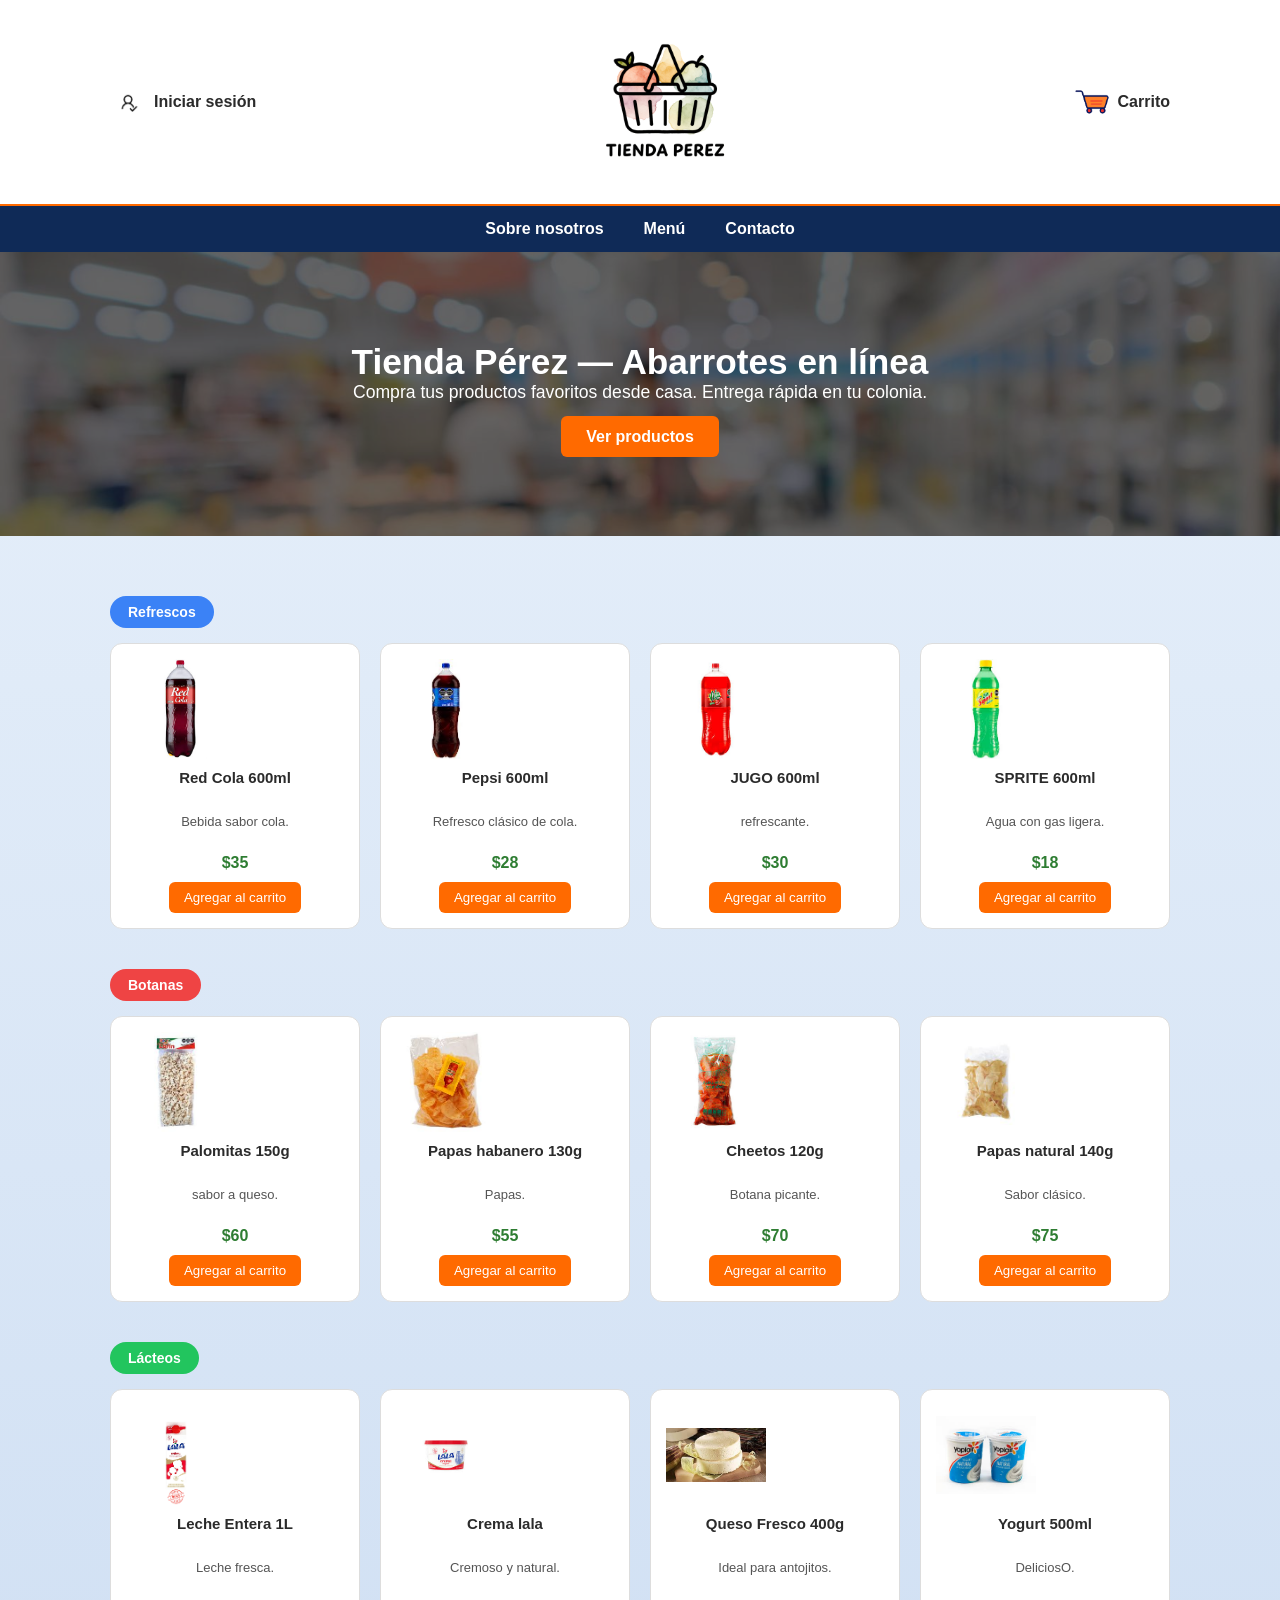
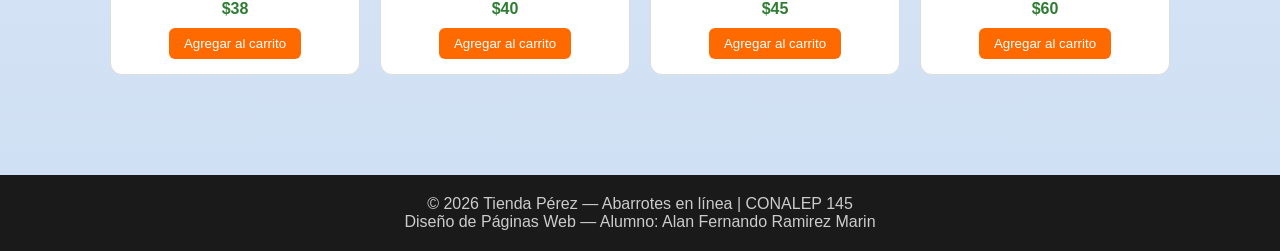
<file: index.html>
<!DOCTYPE html>
<html lang="es">
<head>
  <meta charset="UTF-8">
  <meta name="viewport" content="width=device-width, initial-scale=1.0">
  <title>Tienda Pérez</title>
  <link rel="stylesheet" href="css/estilos.css">
</head>
<body>

<header>
  <div class="header-contenido">
    <a href="login.html" class="header-link">
      <img src="img/inicio.png" alt="Inicio de sesión" width="36">
      <span>Iniciar sesión</span>
    </a>

    <a href="index.html" class="logo-link">
      <img src="img/logo1.png" alt="Logo Tienda Pérez" width="180">
    </a>

    <a href="carrito.html" class="header-link">
      <img src="img/carrito.png" alt="Carrito de compras" width="36">
      <span>Carrito</span>
    </a>
  </div>
</header>

<nav>
  <a href="nosotros.html">Sobre nosotros</a>
  <a href="menu.html">Menú</a>
  <a href="contacto.html">Contacto</a>
</nav>

<main>

<section class="bienvenida">
  <h1>Tienda Pérez — Abarrotes en línea</h1>
  <p>Compra tus productos favoritos desde casa. Entrega rápida en tu colonia.</p>
  <a href="#productos" class="btn-principal">Ver productos</a>
</section>

<section id="productos" class="catalogo">

<section class="categoria">
  <h2 class="categoria-titulo refrescos">Refrescos</h2>

  <div class="productos-grid">

    <div class="producto">
      <img src="img/refresco1.png" alt="Red Cola 600ml">
      <h3>Red Cola 600ml</h3>
      <p>Bebida sabor cola.</p>
      <span class="precio">$35</span>
      <button class="btn-agregar">Agregar al carrito</button>
    </div>

    <div class="producto">
      <img src="img/refresco2.png" alt="Pepsi 600ml">
      <h3>Pepsi 600ml</h3>
      <p>Refresco clásico de cola.</p>
      <span class="precio">$28</span>
      <button class="btn-agregar">Agregar al carrito</button>
    </div>

    <div class="producto">
      <img src="img/refresco3.png" alt="JUGO 600ml">
      <h3>JUGO 600ml</h3>
      <p> refrescante.</p>
      <span class="precio">$30</span>
      <button class="btn-agregar">Agregar al carrito</button>
    </div>

    <div class="producto">
      <img src="img/refresco4.png" alt="SPRITE 600ml">
      <h3>SPRITE 600ml</h3>
      <p>Agua con gas ligera.</p>
      <span class="precio">$18</span>
      <button class="btn-agregar">Agregar al carrito</button>
    </div>

  </div>
</section>

<section class="categoria">
  <h2 class="categoria-titulo botanas">Botanas</h2>

  <div class="productos-grid">

    <div class="producto">
      <img src="img/botana1.png" alt="Palomitas 150g">
      <h3>Palomitas 150g</h3>
      <p>sabor a queso.</p>
      <span class="precio">$60</span>
      <button class="btn-agregar">Agregar al carrito</button>
    </div>

    <div class="producto">
      <img src="img/botana2.png" alt="Papas habanero 130g">
      <h3>Papas habanero 130g</h3>
      <p>Papas.</p>
      <span class="precio">$55</span>
      <button class="btn-agregar">Agregar al carrito</button>
    </div>

    <div class="producto">
      <img src="img/botana3.png" alt="Cheetos 120g">
      <h3>Cheetos 120g</h3>
      <p>Botana picante.</p>
      <span class="precio">$70</span>
      <button class="btn-agregar">Agregar al carrito</button>
    </div>

    <div class="producto">
      <img src="img/botana4.png" alt="Papas natural 140g">
      <h3>Papas natural 140g</h3>
      <p>Sabor clásico.</p>
      <span class="precio">$75</span>
      <button class="btn-agregar">Agregar al carrito</button>
    </div>

  </div>
</section>

<section class="categoria">
  <h2 class="categoria-titulo lacteos">Lácteos</h2>

  <div class="productos-grid">

    <div class="producto">
      <img src="img/lacteo1.png" alt="Leche entera 1 litro">
      <h3>Leche Entera 1L</h3>
      <p>Leche fresca.</p>
      <span class="precio">$38</span>
      <button class="btn-agregar">Agregar al carrito</button>
    </div>

    <div class="producto">
      <img src="img/lacteo2.png" alt="Crema lala">
      <h3>Crema lala </h3>
      <p>Cremoso y natural.</p>
      <span class="precio">$40</span>
      <button class="btn-agregar">Agregar al carrito</button>
    </div>

    <div class="producto">
      <img src="img/lacteo3.png" alt="Queso fresco 400g">
      <h3>Queso Fresco 400g</h3>
      <p>Ideal para antojitos.</p>
      <span class="precio">$45</span>
      <button class="btn-agregar">Agregar al carrito</button>
    </div>

    <div class="producto">
      <img src="img/lacteo4.png" alt="Yogurt 500ml">
      <h3>Yogurt 500ml</h3>
      <p>DeliciosO.</p>
      <span class="precio">$60</span>
      <button class="btn-agregar">Agregar al carrito</button>
    </div>

  </div>
</section>

</section>

</main>

<footer>
  <p>© 2026 Tienda Pérez — Abarrotes en línea | CONALEP 145</p>
  <p>Diseño de Páginas Web — Alumno: Alan Fernando Ramirez Marin</p>
</footer>

<script src="js/supabase.js"></script>
<script src="js/carrito.js"></script>
</body>
</html>
</file>
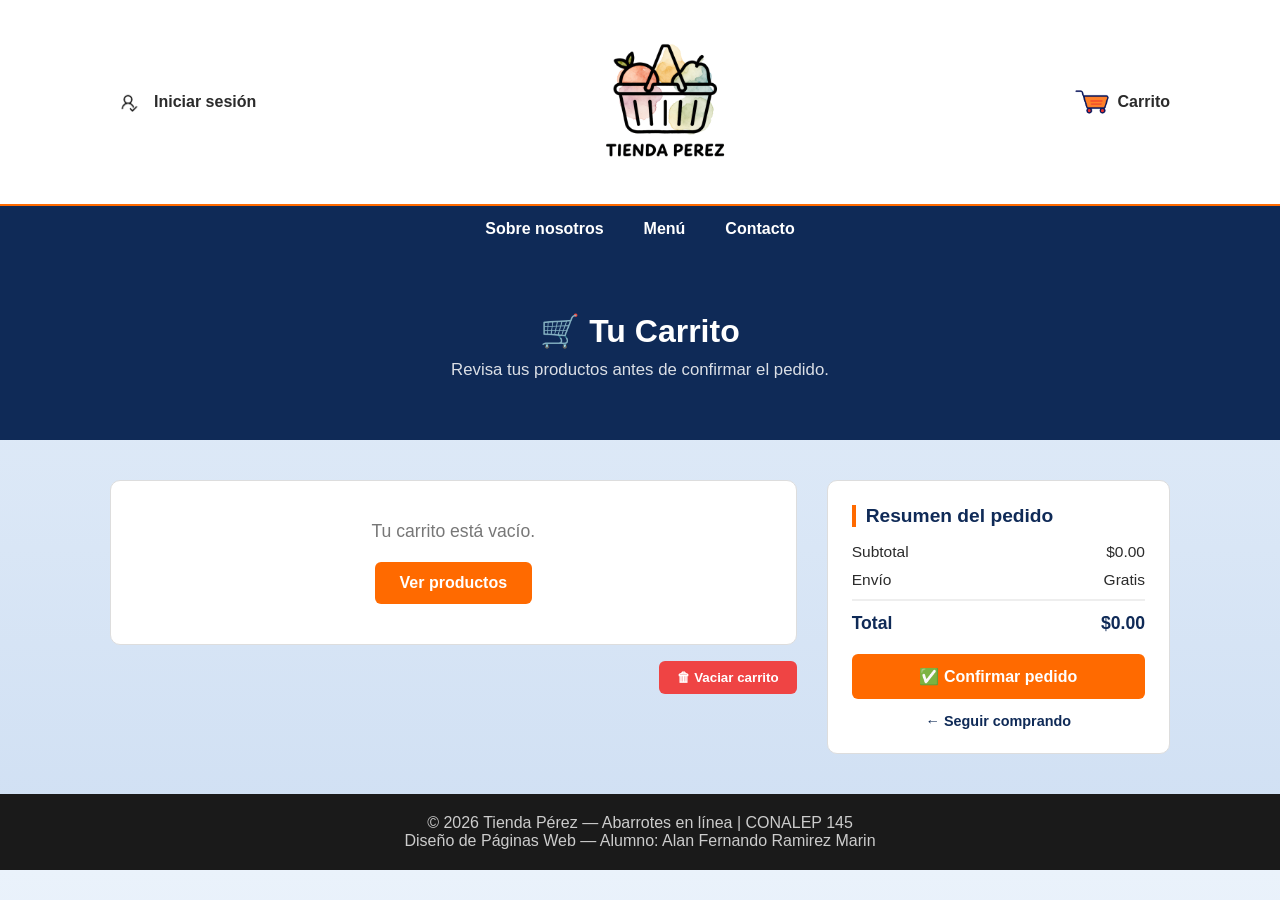
<file: carrito.html>
<!DOCTYPE html>
<html lang="es">
<head>
  <meta charset="UTF-8">
  <meta name="viewport" content="width=device-width, initial-scale=1.0">
  <title>Carrito — Tienda Pérez</title>
  <link rel="stylesheet" href="css/estilos.css">
  <link rel="stylesheet" href="css/paginas.css">
</head>
<body>

<header>
  <div class="header-contenido">
    <a href="login.html" class="header-link">
      <img src="img/inicio.png" alt="Inicio de sesión" width="36">
      <span>Iniciar sesión</span>
    </a>
    <a href="index.html" class="logo-link">
      <img src="img/logo1.png" alt="Logo Tienda Pérez" width="180">
    </a>
    <a href="carrito.html" class="header-link">
      <img src="img/carrito.png" alt="Carrito de compras" width="36">
      <span>Carrito</span>
    </a>
  </div>
</header>

<nav>
  <a href="nosotros.html">Sobre nosotros</a>
  <a href="menu.html">Menú</a>
  <a href="contacto.html">Contacto</a>
</nav>

<div class="pagina-hero">
  <h1>🛒 Tu Carrito</h1>
  <p>Revisa tus productos antes de confirmar el pedido.</p>
</div>

<main class="pagina-contenido">
  <div class="carrito-layout">

    <div>
      <div id="carrito-contenido">
      </div>

      <div style="margin-top: 16px; text-align: right;">
        <button
          onclick="vaciarCarrito()"
          style="background:#ef4444;color:white;border:none;padding:9px 18px;border-radius:6px;cursor:pointer;font-family:'Trebuchet MS',sans-serif;font-weight:bold;">
          🗑 Vaciar carrito
        </button>
      </div>
    </div>

    <aside class="resumen-box">
      <h2>Resumen del pedido</h2>

      <div class="resumen-linea">
        <span>Subtotal</span>
        <span id="resumen-subtotal">$0.00</span>
      </div>
      <div class="resumen-linea">
        <span>Envío</span>
        <span id="resumen-envio">Gratis</span>
      </div>
      <div class="resumen-total">
        <span>Total</span>
        <span id="resumen-total">$0.00</span>
      </div>

      <button class="btn-pagar" onclick="procesarPago()">
        ✅ Confirmar pedido
      </button>

      <a href="index.html" style="display:block;text-align:center;margin-top:14px;color:#0f2a57;font-size:0.9rem;text-decoration:none;font-weight:bold;">
        ← Seguir comprando
      </a>
    </aside>

  </div>
</main>

<footer>
  <p>© 2026 Tienda Pérez — Abarrotes en línea | CONALEP 145</p>
  <p>Diseño de Páginas Web — Alumno: Alan Fernando Ramirez Marin</p>
</footer>

<script src="js/supabase.js"></script>
<script src="js/carrito.js"></script>
</body>
</html>
</file>
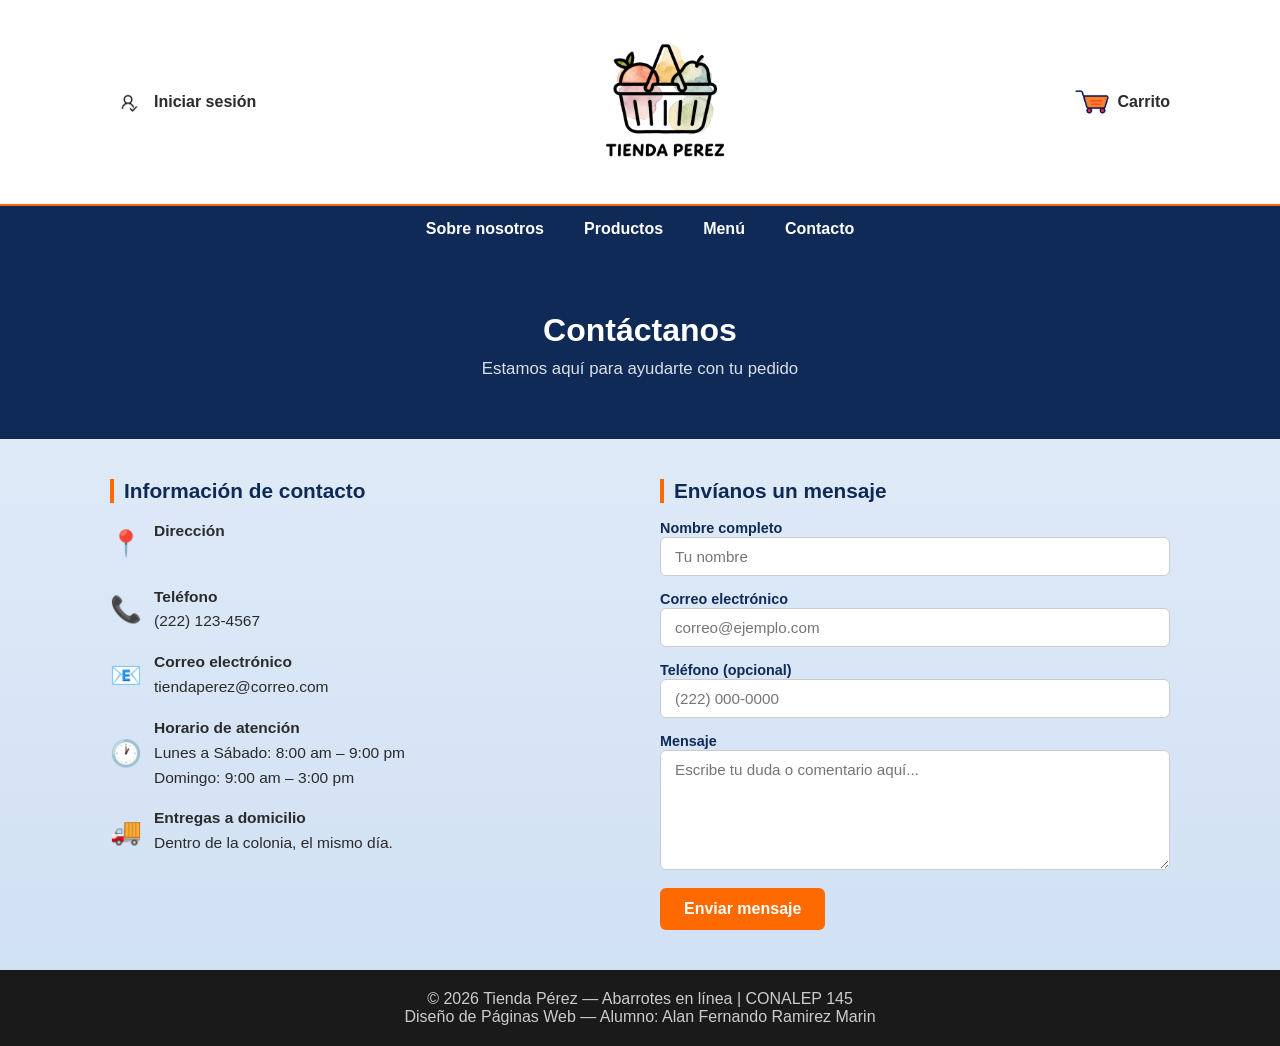
<file: contacto.html>
<!DOCTYPE html>
<html lang="es">
<head>
  <meta charset="UTF-8">
  <meta name="viewport" content="width=device-width, initial-scale=1.0">
  <title>Contacto — Tienda Pérez</title>
  <link rel="stylesheet" href="css/estilos.css">
  <link rel="stylesheet" href="css/paginas.css">
</head>
<body>

<header>
  <div class="header-contenido">
    <a href="login.html" class="header-link">
      <img src="img/inicio.png" alt="Inicio de sesión" width="36">
      <span>Iniciar sesión</span>
    </a>
    <a href="index.html" class="logo-link">
      <img src="img/logo1.png" alt="Logo Tienda Pérez" width="180">
    </a>
    <a href="carrito.html" class="header-link">
      <img src="img/carrito.png" alt="Carrito de compras" width="36">
      <span>Carrito</span>
    </a>
  </div>
</header>

<nav>
  <a href="nosotros.html">Sobre nosotros</a>
  <a href="index.html#productos">Productos</a>
  <a href="menu.html">Menú</a>
  <a href="contacto.html">Contacto</a>
</nav>

<main>

  <section class="pagina-hero">
    <h1>Contáctanos</h1>
    <p>Estamos aquí para ayudarte con tu pedido</p>
  </section>

  <section class="pagina-contenido">
    <div class="contacto-grid">


      <div class="contacto-info">
        <h2>Información de contacto</h2>

        <div class="contacto-dato">
          <span class="icono">📍</span>
          <div>
            <strong>Dirección</strong><br>
            <br>
            
          </div>
        </div>

        <div class="contacto-dato">
          <span class="icono">📞</span>
          <div>
            <strong>Teléfono</strong><br>
            (222) 123-4567
          </div>
        </div>

        <div class="contacto-dato">
          <span class="icono">📧</span>
          <div>
            <strong>Correo electrónico</strong><br>
            tiendaperez@correo.com
          </div>
        </div>

        <div class="contacto-dato">
          <span class="icono">🕐</span>
          <div>
            <strong>Horario de atención</strong><br>
            Lunes a Sábado: 8:00 am – 9:00 pm<br>
            Domingo: 9:00 am – 3:00 pm
          </div>
        </div>

        <div class="contacto-dato">
          <span class="icono">🚚</span>
          <div>
            <strong>Entregas a domicilio</strong><br>
            Dentro de la colonia, el mismo día.
          </div>
        </div>
      </div>


      <div class="contacto-form-wrap">
        <h2>Envíanos un mensaje</h2>
        <div class="contacto-form">
          <div>
            <label for="nombre">Nombre completo</label>
            <input type="text" id="nombre" name="nombre" placeholder="Tu nombre">
          </div>
          <div>
            <label for="correo">Correo electrónico</label>
            <input type="email" id="correo" name="correo" placeholder="correo@ejemplo.com">
          </div>
          <div>
            <label for="telefono">Teléfono (opcional)</label>
            <input type="tel" id="telefono" name="telefono" placeholder="(222) 000-0000">
          </div>
          <div>
            <label for="mensaje">Mensaje</label>
            <textarea id="mensaje" name="mensaje" placeholder="Escribe tu duda o comentario aquí..."></textarea>
          </div>
          <button type="button" class="btn-enviar">Enviar mensaje</button>
        </div>
      </div>

    </div>
  </section>

</main>

<footer>
  <p>© 2026 Tienda Pérez — Abarrotes en línea | CONALEP 145</p>
  <p>Diseño de Páginas Web — Alumno: Alan Fernando Ramirez Marin</p>
</footer>

</body>
</html>
</file>
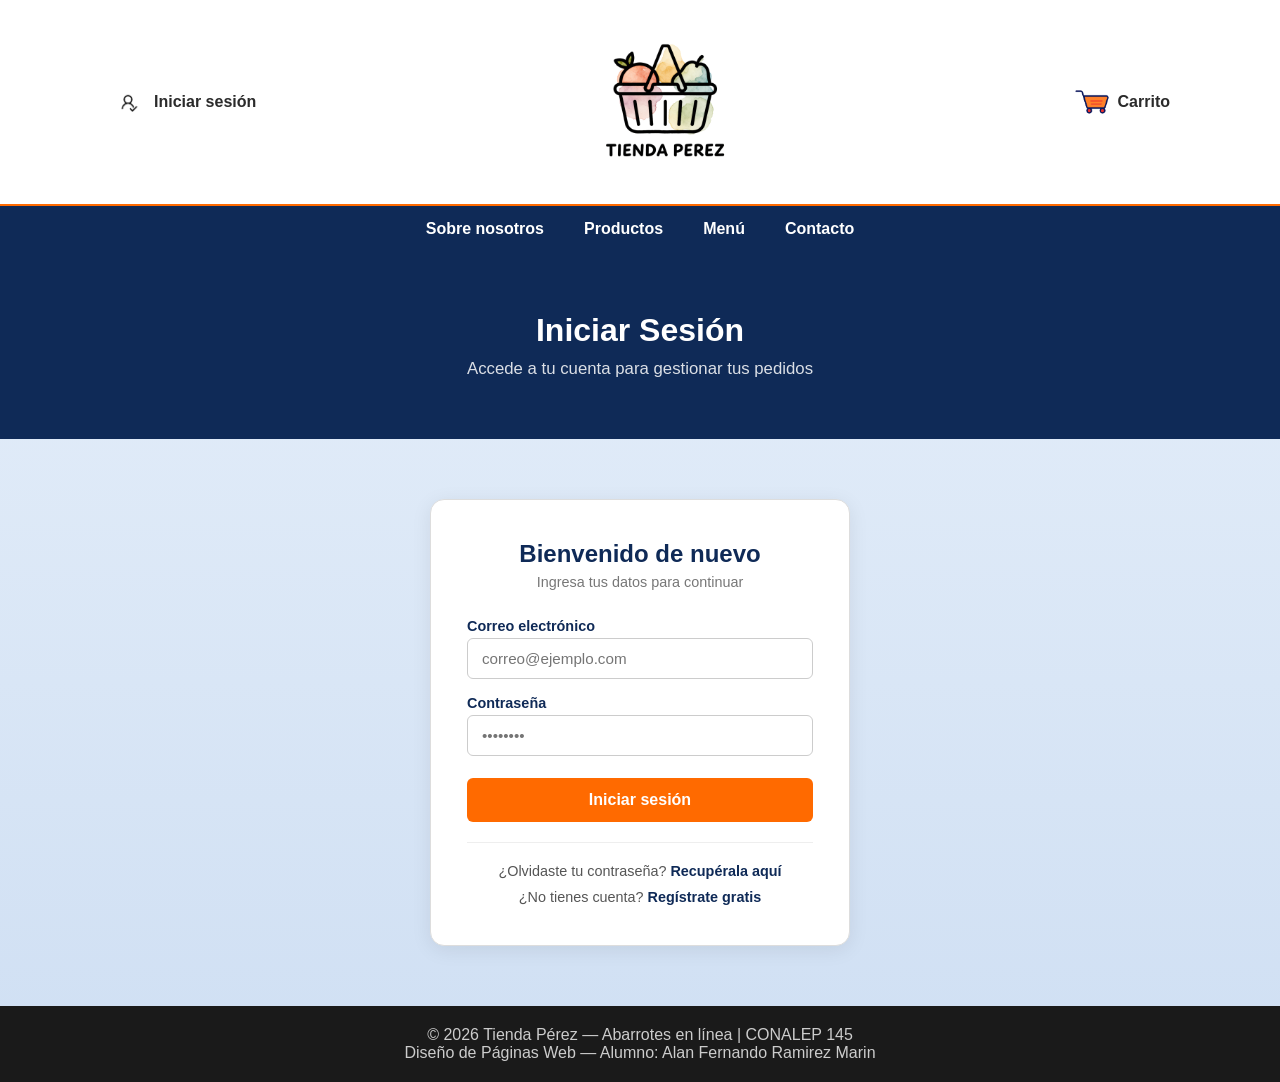
<file: login.html>
<!DOCTYPE html>
<html lang="es">
<head>
  <meta charset="UTF-8">
  <meta name="viewport" content="width=device-width, initial-scale=1.0">
  <title>Iniciar Sesión — Tienda Pérez</title>
  <link rel="stylesheet" href="css/estilos.css">
  <link rel="stylesheet" href="css/paginas.css">
</head>
<body>

<header>
  <div class="header-contenido">
    <a href="login.html" class="header-link">
      <img src="img/inicio.png" alt="Inicio de sesión" width="36">
      <span>Iniciar sesión</span>
    </a>
    <a href="index.html" class="logo-link">
      <img src="img/logo1.png" alt="Logo Tienda Pérez" width="180">
    </a>
    <a href="carrito.html" class="header-link">
      <img src="img/carrito.png" alt="Carrito de compras" width="36">
      <span>Carrito</span>
    </a>
  </div>
</header>

<nav>
  <a href="nosotros.html">Sobre nosotros</a>
  <a href="index.html#productos">Productos</a>
  <a href="menu.html">Menú</a>
  <a href="contacto.html">Contacto</a>
</nav>

<main>

  <section class="pagina-hero">
    <h1>Iniciar Sesión</h1>
    <p>Accede a tu cuenta para gestionar tus pedidos</p>
  </section>

  <div class="login-wrap">
    <div class="login-box">

      <h2>Bienvenido de nuevo</h2>
      <p class="login-subtitulo">Ingresa tus datos para continuar</p>

      <div class="login-form">
        <div>
          <label for="email">Correo electrónico</label>
          <input type="email" id="email" name="email" placeholder="correo@ejemplo.com">
        </div>
        <div>
          <label for="password">Contraseña</label>
          <input type="password" id="password" name="password" placeholder="••••••••">
        </div>
        <button type="button" class="btn-login">Iniciar sesión</button>
      </div>

      <hr class="login-separador">

      <div class="login-links">
        <p>¿Olvidaste tu contraseña? <a href="#">Recupérala aquí</a></p>
        <p style="margin-top: 10px;">¿No tienes cuenta? <a href="#">Regístrate gratis</a></p>
      </div>

    </div>
  </div>

</main>

<footer>
  <p>© 2026 Tienda Pérez — Abarrotes en línea | CONALEP 145</p>
  <p>Diseño de Páginas Web — Alumno: Alan Fernando Ramirez Marin</p>
</footer>

</body>
</html>
</file>
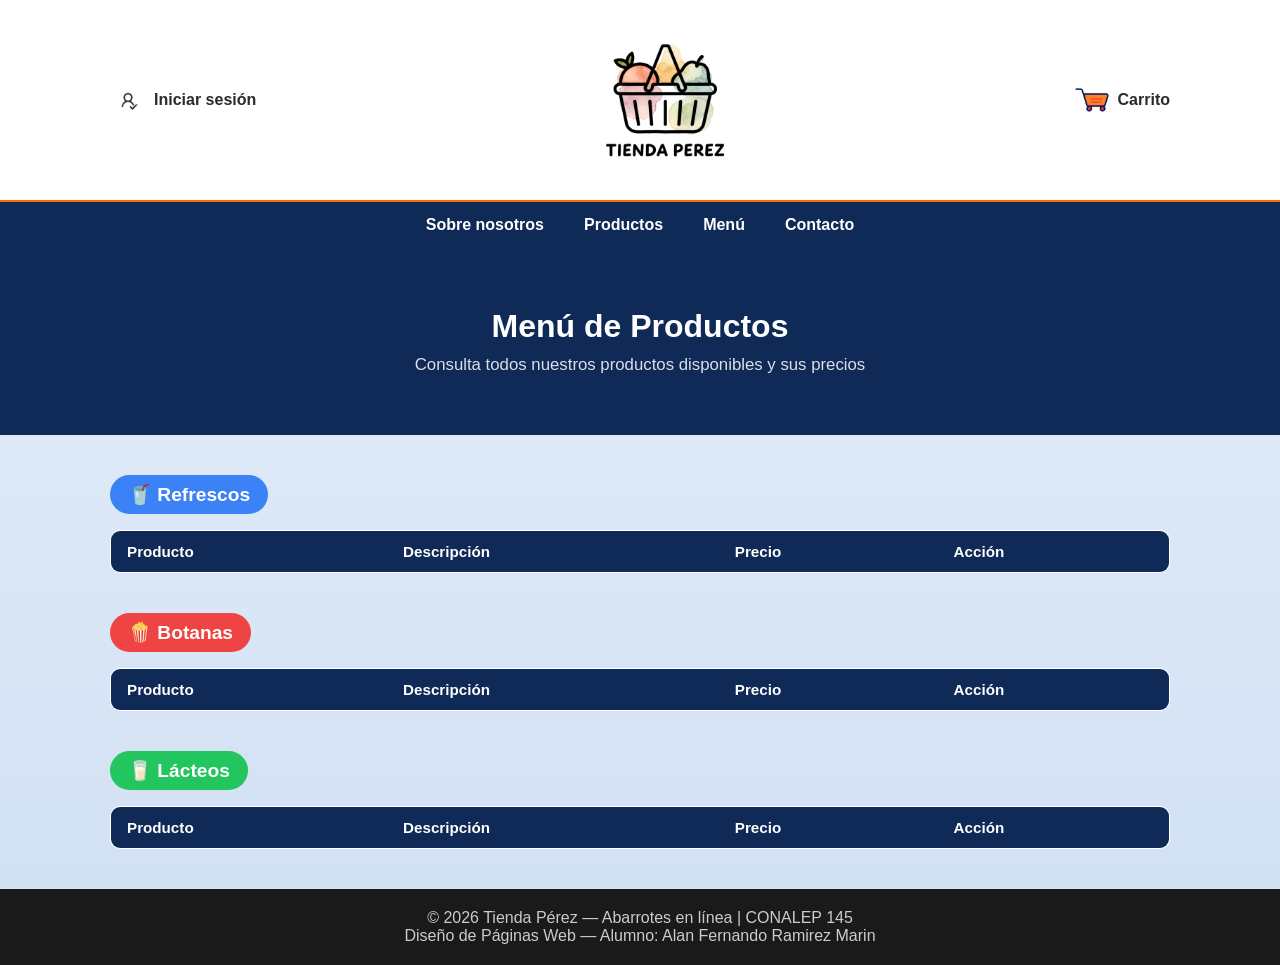
<file: menu.html>
<html lang="es">
<head>
  <meta charset="UTF-8">
  <meta name="viewport" content="width=device-width, initial-scale=1.0">
  <title>Menú — Tienda Pérez</title>
  <link rel="stylesheet" href="css/estilos.css">
  <link rel="stylesheet" href="css/paginas.css">
</head>
<body>

<header>
  <div class="header-contenido">
    <a href="login.html" class="header-link">
      <img src="img/inicio.png" alt="Inicio de sesión" width="36">
      <span>Iniciar sesión</span>
    </a>
    <a href="index.html" class="logo-link">
      <img src="img/logo1.png" alt="Logo Tienda Pérez" width="180">
    </a>
    <a href="carrito.html" class="header-link">
      <img src="img/carrito.png" alt="Carrito de compras" width="36">
      <span>Carrito</span>
    </a>
  </div>
</header>

<nav>
  <a href="nosotros.html">Sobre nosotros</a>
  <a href="index.html#productos">Productos</a>
  <a href="menu.html">Menú</a>
  <a href="contacto.html">Contacto</a>
</nav>

<main>

  <section class="pagina-hero">
    <h1>Menú de Productos</h1>
    <p>Consulta todos nuestros productos disponibles y sus precios</p>
  </section>

  <section class="pagina-contenido">
    <div class="menu-categorias">

      <div class="menu-categoria">
        <h2 class="categoria-titulo refrescos">🥤 Refrescos</h2>
        <table class="menu-tabla">
          <thead>
            <tr>
              <th>Producto</th>
              <th>Descripción</th>
              <th>Precio</th>
              <th>Acción</th>
            </tr>
          </thead>
          <tbody id="tbody-refrescos"></tbody>
        </table>
      </div>

      <div class="menu-categoria">
        <h2 class="categoria-titulo botanas">🍿 Botanas</h2>
        <table class="menu-tabla">
          <thead>
            <tr>
              <th>Producto</th>
              <th>Descripción</th>
              <th>Precio</th>
              <th>Acción</th>
            </tr>
          </thead>
          <tbody id="tbody-botanas"></tbody>
        </table>
      </div>

      <div class="menu-categoria">
        <h2 class="categoria-titulo lacteos">🥛 Lácteos</h2>
        <table class="menu-tabla">
          <thead>
            <tr>
              <th>Producto</th>
              <th>Descripción</th>
              <th>Precio</th>
              <th>Acción</th>
            </tr>
          </thead>
          <tbody id="tbody-lacteos"></tbody>
        </table>
      </div>

    </div>
  </section>

</main>

<footer>
  <p>© 2026 Tienda Pérez — Abarrotes en línea | CONALEP 145</p>
  <p>Diseño de Páginas Web — Alumno: Alan Fernando Ramirez Marin</p>
</footer>

<script src="js/supabase.js"></script>
<script src="js/carrito.js"></script>
</body>
</html>
</file>
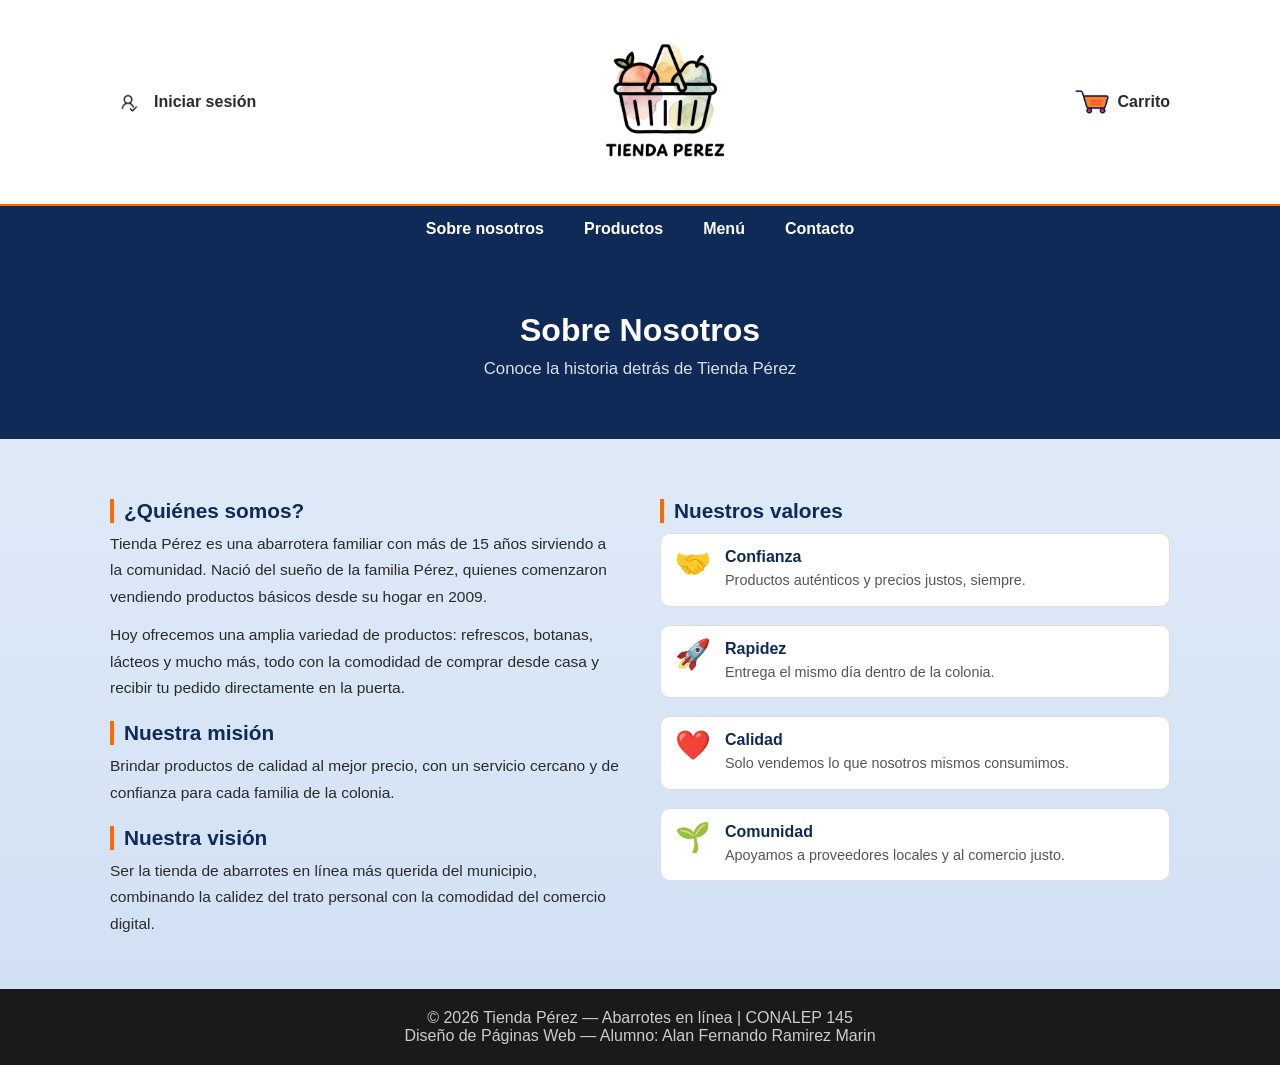
<file: nosotros.html>
<!DOCTYPE html>
<html lang="es">
<head>
  <meta charset="UTF-8">
  <meta name="viewport" content="width=device-width, initial-scale=1.0">
  <title>Sobre Nosotros — Tienda Pérez</title>
  <link rel="stylesheet" href="css/estilos.css">
  <link rel="stylesheet" href="css/paginas.css">
</head>
<body>

<header>
  <div class="header-contenido">
    <a href="login.html" class="header-link">
      <img src="img/inicio.png" alt="Inicio de sesión" width="36">
      <span>Iniciar sesión</span>
    </a>
    <a href="index.html" class="logo-link">
      <img src="img/logo1.png" alt="Logo Tienda Pérez" width="180">
    </a>
    <a href="carrito.html" class="header-link">
      <img src="img/carrito.png" alt="Carrito de compras" width="36">
      <span>Carrito</span>
    </a>
  </div>
</header>

<nav>
  <a href="nosotros.html">Sobre nosotros</a>
  <a href="index.html#productos">Productos</a>
  <a href="menu.html">Menú</a>
  <a href="contacto.html">Contacto</a>
</nav>

<main>

  <section class="pagina-hero">
    <h1>Sobre Nosotros</h1>
    <p>Conoce la historia detrás de Tienda Pérez</p>
  </section>

  <section class="pagina-contenido">
    <div class="nosotros-grid">

      <div class="nosotros-texto">
        <h2>¿Quiénes somos?</h2>
        <p>Tienda Pérez es una abarrotera familiar con más de 15 años sirviendo a la comunidad. Nació del sueño de la familia Pérez, quienes comenzaron vendiendo productos básicos desde su hogar en 2009.</p>
        <p>Hoy ofrecemos una amplia variedad de productos: refrescos, botanas, lácteos y mucho más, todo con la comodidad de comprar desde casa y recibir tu pedido directamente en la puerta.</p>

        <h2>Nuestra misión</h2>
        <p>Brindar productos de calidad al mejor precio, con un servicio cercano y de confianza para cada familia de la colonia.</p>

        <h2>Nuestra visión</h2>
        <p>Ser la tienda de abarrotes en línea más querida del municipio, combinando la calidez del trato personal con la comodidad del comercio digital.</p>
      </div>

      <div class="nosotros-valores">
        <h2>Nuestros valores</h2>
        <div class="valores-lista">

          <div class="valor-item">
            <span class="valor-icono">🤝</span>
            <div>
              <h3>Confianza</h3>
              <p>Productos auténticos y precios justos, siempre.</p>
            </div>
          </div>

          <div class="valor-item">
            <span class="valor-icono">🚀</span>
            <div>
              <h3>Rapidez</h3>
              <p>Entrega el mismo día dentro de la colonia.</p>
            </div>
          </div>

          <div class="valor-item">
            <span class="valor-icono">❤️</span>
            <div>
              <h3>Calidad</h3>
              <p>Solo vendemos lo que nosotros mismos consumimos.</p>
            </div>
          </div>

          <div class="valor-item">
            <span class="valor-icono">🌱</span>
            <div>
              <h3>Comunidad</h3>
              <p>Apoyamos a proveedores locales y al comercio justo.</p>
            </div>
          </div>

        </div>
      </div>

    </div>
  </section>

</main>

<footer>
  <p>© 2026 Tienda Pérez — Abarrotes en línea | CONALEP 145</p>
  <p>Diseño de Páginas Web — Alumno: Alan Fernando Ramirez Marin</p>
</footer>

</body>
</html>
</file>
<file: css/estilos.css>
:root {
  --color-fondo: #eaf2fb;
  --color-texto: #2b2b2b;
  --color-acento: #ff6a00;
  --color-nav: #0f2a57;
  --color-footer: #1a1a1a;
  --color-precio: #2e7d32;
  --font-ui: 'Trebuchet MS', sans-serif;
}

* {
  margin: 0;
  padding: 0;
  box-sizing: border-box;
}

body {
  font-family: var(--font-ui);
  background: linear-gradient(to bottom, #eaf2fb, #cfdff3);
  color: var(--color-texto);
}

header {
  background-color: #ffffff;
  border-bottom: 2px solid var(--color-acento);
  padding: 10px 0;
}

.header-contenido {
  display: flex;
  justify-content: space-between;
  align-items: center;
  max-width: 1100px;
  margin: auto;
  padding: 0 20px;
}

.header-link {
  display: flex;
  align-items: center;
  gap: 8px;
  text-decoration: none;
  color: var(--color-texto);
  font-weight: bold;
}

nav {
  background-color: var(--color-nav);
  display: flex;
  justify-content: center;
}

nav a {
  color: white;
  padding: 14px 20px;
  text-decoration: none;
  font-weight: bold;
}

nav a:hover {
  background-color: var(--color-acento);
}

.bienvenida {
  background-image: url("../img/fondo.jpg");
  background-size: cover;
  background-position: center;
  text-align: center;
  padding: 90px 20px;
  position: relative;
  color: white;
}

.bienvenida::before {
  content: "";
  position: absolute;
  width: 100%;
  height: 100%;
  background: rgba(0,0,0,0.6);
  top: 0;
  left: 0;
}

.bienvenida h1,
.bienvenida p,
.bienvenida a {
  position: relative;
}

.bienvenida h1 {
  font-size: 2.2rem;
  font-weight: bold;
}

.bienvenida p {
  font-size: 1.1rem;
  margin-bottom: 25px;
}

.btn-principal {
  background: var(--color-acento);
  padding: 12px 25px;
  border-radius: 6px;
  color: white;
  text-decoration: none;
  font-weight: bold;
}

.catalogo {
  max-width: 1100px;
  margin: 40px auto;
  padding: 20px;
}

.categoria {
  margin-bottom: 40px;
}

.categoria-titulo {
  display: inline-block;
  padding: 8px 18px;
  border-radius: 20px;
  color: white;
  font-size: 14px;
  font-weight: bold;
  margin-bottom: 15px;
}

.refrescos { background: #3b82f6; }
.botanas { background: #ef4444; }
.lacteos { background: #22c55e; }

.productos-grid {
  display: grid;
  grid-template-columns: repeat(auto-fit, minmax(200px, 1fr));
  gap: 20px;
}

.producto {
  background: white;
  border-radius: 12px;
  padding: 15px;
  text-align: center;
  border: 1px solid #ddd;
  display: flex;
  flex-direction: column;
  justify-content: space-between;
  transition: transform 0.3s ease, box-shadow 0.3s ease;
}

.producto:hover {
  transform: translateY(-8px);
  box-shadow: 0 8px 20px rgba(0,0,0,0.15);
}

.producto img {
  width: 100px;
  height: 100px;
  object-fit: contain;
}

.producto h3 {
  font-size: 15px;
  margin: 10px 0 5px;
  min-height: 40px;
}

.producto p {
  font-size: 13px;
  color: #555;
  min-height: 40px;
}

.precio {
  color: var(--color-precio);
  font-weight: bold;
  margin-top: auto;
}

.btn-agregar {
  margin-top: 10px;
  background: var(--color-acento);
  color: white;
  border: none;
  padding: 8px 15px;
  border-radius: 6px;
  cursor: pointer;
  align-self: center;
  transition: transform 0.2s ease, background 0.2s ease;
}

.btn-agregar:hover {
  transform: scale(1.05);
  background: #ff7b1f;
}

.btn-agregar:active {
  transform: scale(0.95);
}

footer {
  background: var(--color-footer);
  color: #ccc;
  text-align: center;
  padding: 20px;
}

@media (max-width: 600px) {
  .productos-grid {
    grid-template-columns: 1fr 1fr;
  }
}

@media (max-width: 375px) {
  .productos-grid {
    grid-template-columns: 1fr;
  }
}
</file>
<file: css/paginas.css>
.pagina-hero {
  background-color: var(--color-nav);
  color: white;
  text-align: center;
  padding: 60px 20px;
}

.pagina-hero h1 {
  font-size: 2rem;
  margin-bottom: 10px;
}

.pagina-hero p {
  font-size: 1.05rem;
  opacity: 0.85;
}


.pagina-contenido {
  max-width: 1100px;
  margin: 40px auto;
  padding: 0 20px;
}

.nosotros-grid {
  display: grid;
  grid-template-columns: 1fr 1fr;
  gap: 40px;
}

.nosotros-texto h2,
.nosotros-valores h2 {
  font-size: 1.3rem;
  color: var(--color-nav);
  margin: 20px 0 8px;
  border-left: 4px solid var(--color-acento);
  padding-left: 10px;
}

.nosotros-texto p {
  font-size: 0.97rem;
  line-height: 1.7;
  color: var(--color-texto);
  margin-bottom: 12px;
}

.valores-lista {
  display: flex;
  flex-direction: column;
  gap: 18px;
  margin-top: 10px;
}

.valor-item {
  display: flex;
  align-items: flex-start;
  gap: 14px;
  background: white;
  border: 1px solid #ddd;
  border-radius: 10px;
  padding: 14px;
}

.valor-icono {
  font-size: 1.8rem;
  line-height: 1;
}

.valor-item h3 {
  font-size: 1rem;
  color: var(--color-nav);
  margin-bottom: 4px;
}

.valor-item p {
  font-size: 0.9rem;
  color: #555;
  line-height: 1.5;
}


.menu-categorias {
  display: flex;
  flex-direction: column;
  gap: 40px;
}

.menu-categoria h2 {
  font-size: 1.2rem;
  color: white;
  display: inline-block;
  padding: 8px 18px;
  border-radius: 20px;
  margin-bottom: 16px;
}

.menu-categoria .refrescos { background: #3b82f6; }
.menu-categoria .botanas   { background: #ef4444; }
.menu-categoria .lacteos   { background: #22c55e; }

.menu-tabla {
  width: 100%;
  border-collapse: collapse;
  background: white;
  border-radius: 10px;
  overflow: hidden;
  border: 1px solid #ddd;
}

.menu-tabla thead {
  background-color: var(--color-nav);
  color: white;
}

.menu-tabla th,
.menu-tabla td {
  padding: 12px 16px;
  text-align: left;
  font-size: 0.95rem;
  border-bottom: 1px solid #eee;
}

.menu-tabla tbody tr:hover {
  background-color: #f0f6ff;
}

.menu-tabla .precio-col {
  color: var(--color-precio);
  font-weight: bold;
}

.menu-tabla .btn-agregar {
  margin-top: 0;
  padding: 6px 14px;
  font-size: 0.85rem;
}


.contacto-grid {
  display: grid;
  grid-template-columns: 1fr 1fr;
  gap: 40px;
}

.contacto-info h2,
.contacto-form-wrap h2 {
  font-size: 1.3rem;
  color: var(--color-nav);
  border-left: 4px solid var(--color-acento);
  padding-left: 10px;
  margin-bottom: 16px;
}

.contacto-dato {
  display: flex;
  align-items: center;
  gap: 12px;
  margin-bottom: 16px;
  font-size: 0.97rem;
  line-height: 1.6;
}

.contacto-dato span.icono {
  font-size: 1.6rem;
}

.contacto-form {
  display: flex;
  flex-direction: column;
  gap: 14px;
}

.contacto-form label {
  font-size: 0.9rem;
  font-weight: bold;
  color: var(--color-nav);
}

.contacto-form input,
.contacto-form textarea {
  width: 100%;
  padding: 10px 14px;
  border: 1px solid #ccc;
  border-radius: 6px;
  font-family: var(--font-ui);
  font-size: 0.95rem;
  background: white;
  color: var(--color-texto);
}

.contacto-form textarea {
  resize: vertical;
  min-height: 120px;
}

.contacto-form input:focus,
.contacto-form textarea:focus {
  outline: none;
  border-color: var(--color-acento);
}

.btn-enviar {
  background: var(--color-acento);
  color: white;
  border: none;
  padding: 12px 24px;
  border-radius: 6px;
  font-family: var(--font-ui);
  font-size: 1rem;
  font-weight: bold;
  cursor: pointer;
  align-self: flex-start;
}

.btn-enviar:hover {
  background: #e05a00;
}

.carrito-layout {
  display: grid;
  grid-template-columns: 2fr 1fr;
  gap: 30px;
  align-items: start;
}

.carrito-tabla {
  width: 100%;
  border-collapse: collapse;
  background: white;
  border-radius: 10px;
  overflow: hidden;
  border: 1px solid #ddd;
}

.carrito-tabla thead {
  background-color: var(--color-nav);
  color: white;
}

.carrito-tabla th,
.carrito-tabla td {
  padding: 12px 16px;
  text-align: left;
  font-size: 0.95rem;
  border-bottom: 1px solid #eee;
}

.carrito-tabla td img {
  width: 60px;
  height: 60px;
  object-fit: contain;
}

.carrito-tabla .precio-col {
  color: var(--color-precio);
  font-weight: bold;
}

.carrito-cantidad {
  display: flex;
  align-items: center;
  gap: 8px;
}

.carrito-cantidad button {
  background: var(--color-nav);
  color: white;
  border: none;
  width: 28px;
  height: 28px;
  border-radius: 4px;
  font-size: 1rem;
  cursor: pointer;
}

.btn-eliminar {
  background: #ef4444;
  color: white;
  border: none;
  padding: 6px 12px;
  border-radius: 6px;
  cursor: pointer;
  font-size: 0.85rem;
}

.carrito-vacio {
  text-align: center;
  padding: 40px 20px;
  background: white;
  border-radius: 10px;
  border: 1px solid #ddd;
}

.carrito-vacio p {
  font-size: 1.1rem;
  color: #777;
  margin-bottom: 20px;
}

.resumen-box {
  background: white;
  border: 1px solid #ddd;
  border-radius: 10px;
  padding: 24px;
}

.resumen-box h2 {
  font-size: 1.2rem;
  color: var(--color-nav);
  border-left: 4px solid var(--color-acento);
  padding-left: 10px;
  margin-bottom: 16px;
}

.resumen-linea {
  display: flex;
  justify-content: space-between;
  font-size: 0.97rem;
  margin-bottom: 10px;
  color: var(--color-texto);
}

.resumen-total {
  display: flex;
  justify-content: space-between;
  font-size: 1.1rem;
  font-weight: bold;
  border-top: 2px solid #eee;
  padding-top: 12px;
  margin-top: 8px;
  color: var(--color-nav);
}

.btn-pagar {
  display: block;
  width: 100%;
  margin-top: 20px;
  background: var(--color-acento);
  color: white;
  border: none;
  padding: 13px;
  border-radius: 6px;
  font-family: var(--font-ui);
  font-size: 1rem;
  font-weight: bold;
  cursor: pointer;
  text-align: center;
  text-decoration: none;
}

.btn-pagar:hover {
  background: #e05a00;
}


.login-wrap {
  display: flex;
  justify-content: center;
  align-items: center;
  padding: 60px 20px;
}

.login-box {
  background: white;
  border: 1px solid #ddd;
  border-radius: 14px;
  padding: 40px 36px;
  width: 100%;
  max-width: 420px;
  box-shadow: 0 4px 20px rgba(0,0,0,0.08);
}

.login-box h2 {
  font-size: 1.5rem;
  color: var(--color-nav);
  text-align: center;
  margin-bottom: 6px;
}

.login-box .login-subtitulo {
  text-align: center;
  font-size: 0.9rem;
  color: #777;
  margin-bottom: 28px;
}

.login-form {
  display: flex;
  flex-direction: column;
  gap: 16px;
}

.login-form label {
  font-size: 0.9rem;
  font-weight: bold;
  color: var(--color-nav);
  margin-bottom: 4px;
  display: block;
}

.login-form input {
  width: 100%;
  padding: 11px 14px;
  border: 1px solid #ccc;
  border-radius: 6px;
  font-family: var(--font-ui);
  font-size: 0.95rem;
  color: var(--color-texto);
}

.login-form input:focus {
  outline: none;
  border-color: var(--color-acento);
}

.btn-login {
  background: var(--color-acento);
  color: white;
  border: none;
  padding: 13px;
  border-radius: 6px;
  font-family: var(--font-ui);
  font-size: 1rem;
  font-weight: bold;
  cursor: pointer;
  margin-top: 6px;
}

.btn-login:hover {
  background: #e05a00;
}

.login-links {
  text-align: center;
  margin-top: 18px;
  font-size: 0.9rem;
  color: #555;
}

.login-links a {
  color: var(--color-nav);
  font-weight: bold;
  text-decoration: none;
}

.login-links a:hover {
  color: var(--color-acento);
}

.login-separador {
  border: none;
  border-top: 1px solid #eee;
  margin: 20px 0;
}


@media (max-width: 768px) {
  .nosotros-grid,
  .contacto-grid,
  .carrito-layout {
    grid-template-columns: 1fr;
  }

  .pagina-hero h1 {
    font-size: 1.5rem;
  }
}

@media (max-width: 375px) {
  .login-box {
    padding: 28px 18px;
  }

  .menu-tabla th,
  .menu-tabla td,
  .carrito-tabla th,
  .carrito-tabla td {
    padding: 8px 10px;
    font-size: 0.85rem;
  }
}
</file>
